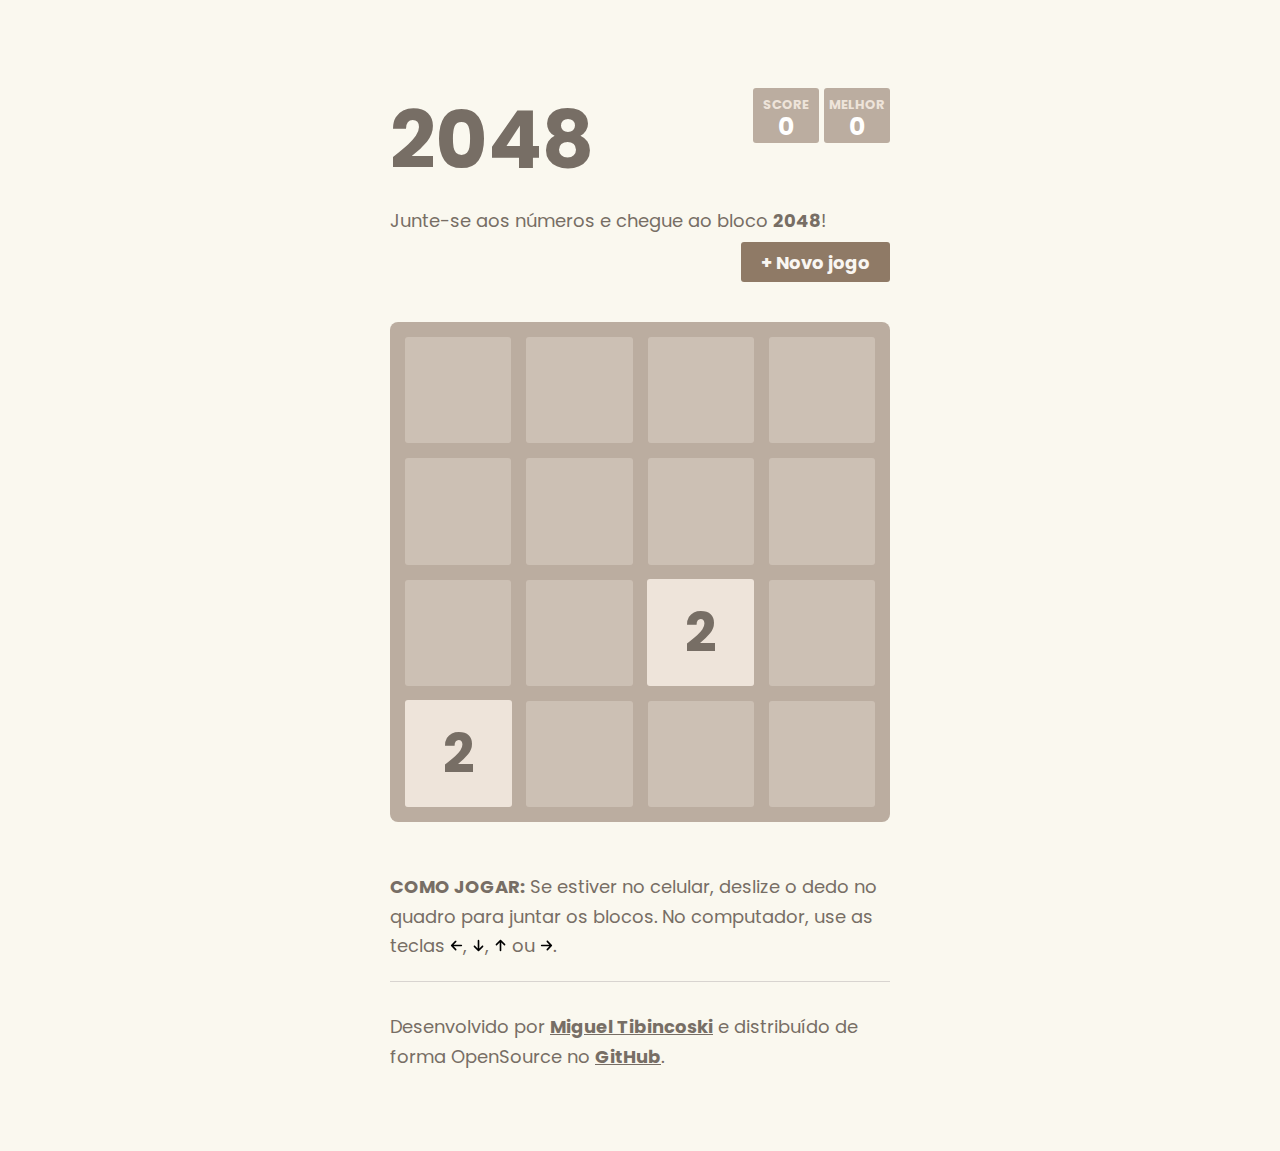
<file: index.html>
<!DOCTYPE html>
<html>
<head>
  <meta charset="utf-8">
  <title>2048 Game por MigPlayer6032</title>
  <meta name="viewport" content="width=device-width, target-densitydpi=160dpi, initial-scale=1.0, maximum-scale=1, user-scalable=no, minimal-ui">
  <link rel="stylesheet" href="assets/style/main.css">
  <meta name="theme-color" content="#776e65">
  <link rel="favicon" href="assets/img/favicon.png">
  <link rel="manifest" href="manifest.json">
  
  <script>
    if ('serviceWorker' in navigator) {
      navigator.serviceWorker.register('/2048/assets/js/sw.js')
        .then(reg => console.info('ServiceWorker registrado com sucesso!'))
        .catch(err => console.error('Erro ao registrar o ServiceWorker:', err));
    } else {
      alert('ServiceWorker não é suportado. Não é possivel fazer a instalação do PWA.');
      console.log('ServiceWorker não é suportado.');
    }
  </script>
</head>
<body>
  <div class="container">
    <div class="heading">
      <h1 class="title">2048</h1>
      <div class="scores-container">
        <div class="score-container">0</div>
        <div class="best-container">0</div>
      </div>
    </div>
    
    <div class="above-game">
      <p class="game-intro">Junte-se aos números e chegue ao bloco <strong>2048</strong>!</p>
      <a class="restart-button">+ Novo jogo</a>
    </div>
    
    <div class="game-container">
      <div class="game-message">
        <p></p>
        <div class="lower">
          <a class="keep-playing-button">Continuar Jogo</a>
          <a class="retry-button">Tentar novamente</a>
        </div>
      </div>
      
      <div class="grid-container">
        <div class="grid-row">
          <div class="grid-cell"></div>
          <div class="grid-cell"></div>
          <div class="grid-cell"></div>
          <div class="grid-cell"></div>
        </div>
        <div class="grid-row">
          <div class="grid-cell"></div>
          <div class="grid-cell"></div>
          <div class="grid-cell"></div>
          <div class="grid-cell"></div>
        </div>
        <div class="grid-row">
          <div class="grid-cell"></div>
          <div class="grid-cell"></div>
          <div class="grid-cell"></div>
          <div class="grid-cell"></div>
        </div>
        <div class="grid-row">
          <div class="grid-cell"></div>
          <div class="grid-cell"></div>
          <div class="grid-cell"></div>
          <div class="grid-cell"></div>
        </div>
      </div>
      
      <div class="tile-container">
        
      </div>
    </div>
    
    <p class="game-explanation">
      <strong class="important">Como jogar:</strong> Se estiver no celular, deslize o dedo no quadro para juntar os blocos. No computador, use as teclas
      <svg xmlns="http://www.w3.org/2000/svg" viewBox="0 0 448 512"><path d="M447.1 256C447.1 273.7 433.7 288 416 288H109.3l105.4 105.4c12.5 12.5 12.5 32.75 0 45.25C208.4 444.9 200.2 448 192 448s-16.38-3.125-22.62-9.375l-160-160c-12.5-12.5-12.5-32.75 0-45.25l160-160c12.5-12.5 32.75-12.5 45.25 0s12.5 32.75 0 45.25L109.3 224H416C433.7 224 447.1 238.3 447.1 256z"/></svg>,
      <svg xmlns="http://www.w3.org/2000/svg" viewBox="0 0 384 512"><path d="M374.6 310.6l-160 160C208.4 476.9 200.2 480 192 480s-16.38-3.125-22.62-9.375l-160-160c-12.5-12.5-12.5-32.75 0-45.25s32.75-12.5 45.25 0L160 370.8V64c0-17.69 14.33-31.1 31.1-31.1S224 46.31 224 64v306.8l105.4-105.4c12.5-12.5 32.75-12.5 45.25 0S387.1 298.1 374.6 310.6z"/></svg>,
      <svg xmlns="http://www.w3.org/2000/svg" viewBox="0 0 384 512"><path d="M374.6 246.6C368.4 252.9 360.2 256 352 256s-16.38-3.125-22.62-9.375L224 141.3V448c0 17.69-14.33 31.1-31.1 31.1S160 465.7 160 448V141.3L54.63 246.6c-12.5 12.5-32.75 12.5-45.25 0s-12.5-32.75 0-45.25l160-160c12.5-12.5 32.75-12.5 45.25 0l160 160C387.1 213.9 387.1 234.1 374.6 246.6z"/></svg> ou
      <svg xmlns="http://www.w3.org/2000/svg" viewBox="0 0 448 512"><path d="M438.6 278.6l-160 160C272.4 444.9 264.2 448 256 448s-16.38-3.125-22.62-9.375c-12.5-12.5-12.5-32.75 0-45.25L338.8 288H32C14.33 288 .0016 273.7 .0016 256S14.33 224 32 224h306.8l-105.4-105.4c-12.5-12.5-12.5-32.75 0-45.25s32.75-12.5 45.25 0l160 160C451.1 245.9 451.1 266.1 438.6 278.6z"/></svg>.
    </p>
    <hr>
    <p>
      Desenvolvido por <a href="https://github.com/MigPlayer6032" target="_blank">Miguel Tibincoski</a> e distribuído de forma OpenSource no <a href="https://github.com/MigPlayer6032/2048" target="_blank">GitHub</a>.
    </p>
  </div>
  
  <script src="assets/js/bind_polyfill.js"></script>
  <script src="assets/js/classlist_polyfill.js"></script>
  <script src="assets/js/animframe_polyfill.js"></script>
  <script src="assets/js/keyboard_input_manager.js"></script>
  <script src="assets/js/html_actuator.js"></script>
  <script src="assets/js/grid.js"></script>
  <script src="assets/js/tile.js"></script>
  <script src="assets/js/local_storage_manager.js"></script>
  <script src="assets/js/game_manager.js"></script>
  <script src="assets/js/application.js"></script>
  
</body>
</html>
</file>
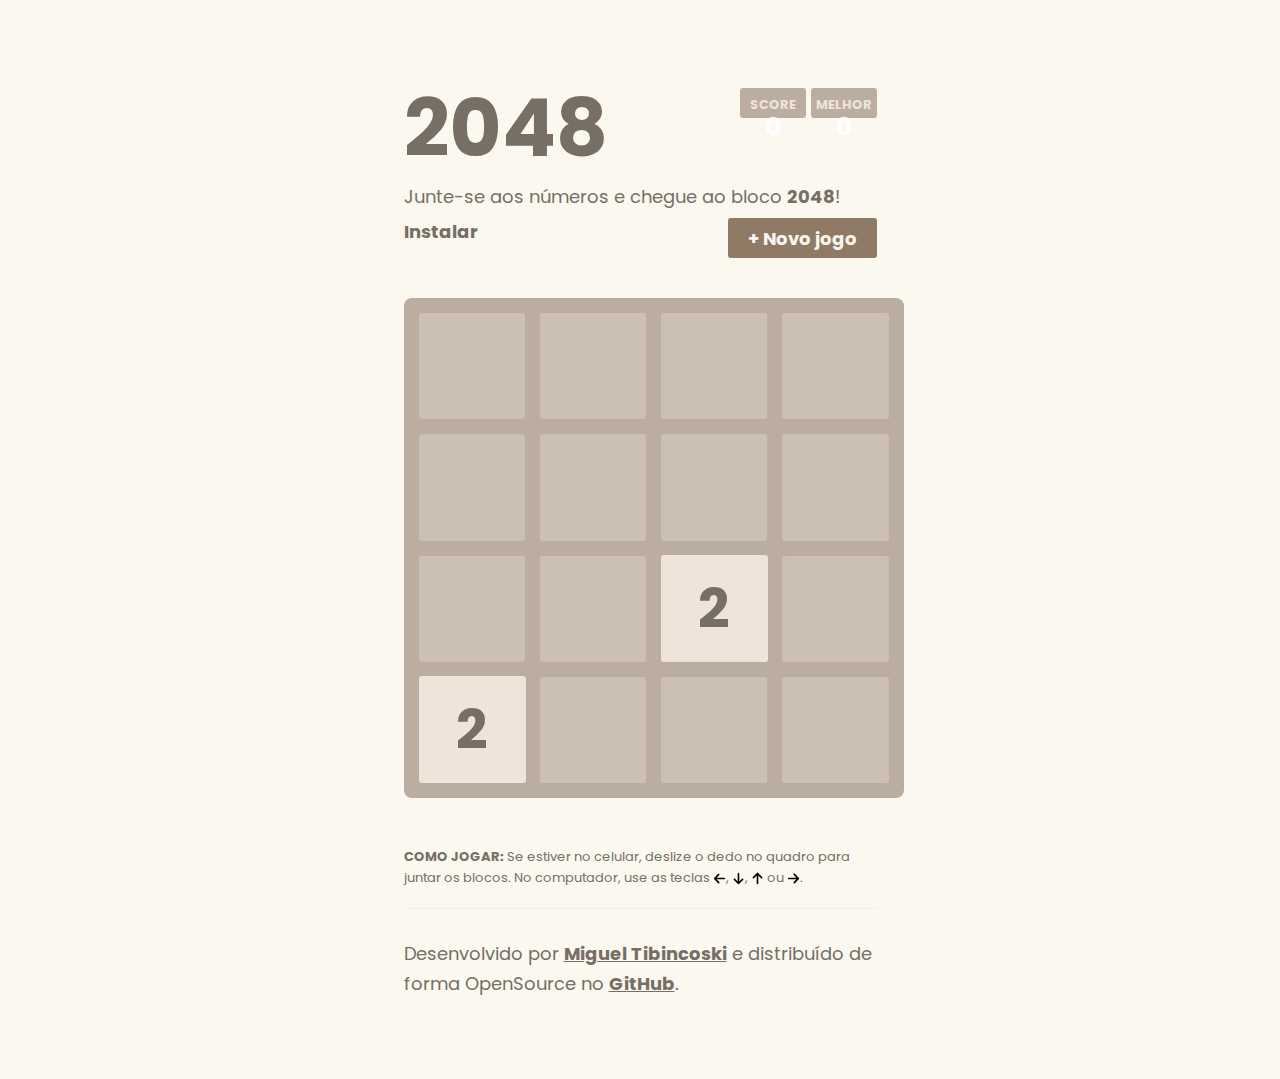
<file: 2048/index.html>
<!DOCTYPE html>
<html>
<head>
  <meta charset="utf-8">
  <link href="https://cdn.jsdelivr.net/npm/bootstrap@5.1.3/dist/css/bootstrap.min.css" rel="stylesheet">
  <title>2048 Game by MigPlayer6032</title>
  <meta name="viewport" content="width=device-width, target-densitydpi=160dpi, initial-scale=1.0, maximum-scale=1, user-scalable=no, minimal-ui">
  <link rel="stylesheet" href="assets/style/main.css">
  <meta name="theme-color" content="#776e65">
  <link rel="favicon" href="assets/img/favicon.png">
  <link rel="manifest" href="manifest.json">
  
  <script>
    if ('serviceWorker' in navigator) {
      navigator.serviceWorker.register('/2048/sw.js')
        .then(reg => console.info('ServiceWorker registrado com sucesso!'))
        .catch(err => console.error('Erro o registrar o ServiceWorker:', err));
    } else {
      alert('ServiceWorker não é suportado. Não é possivel fazer a instalação do PWA.');
      console.log('ServiceWorker não é suportado.');
    }
  </script>
</head>
<body>
  <div class="container">
    <div class="heading">
      <h1 class="title">2048</h1>
      <div class="scores-container">
        <div class="score-container">0</div>
        <div class="best-container">0</div>
      </div>
    </div>
    
    <div class="above-game">
      <p class="game-intro">Junte-se aos números e chegue ao bloco <strong>2048</strong>!</p>
      <a class="restart-button">+ Novo jogo</a>
      <a id="installbtn">Instalar</a>
    </div>
    
    <div class="game-container">
      <div class="game-message">
        <p></p>
        <div class="lower">
          <a class="keep-playing-button">Continuar Jogo</a>
          <a class="retry-button">Tentar novamente</a>
        </div>
      </div>
      
      <div class="grid-container">
        <div class="grid-row">
          <div class="grid-cell"></div>
          <div class="grid-cell"></div>
          <div class="grid-cell"></div>
          <div class="grid-cell"></div>
        </div>
        <div class="grid-row">
          <div class="grid-cell"></div>
          <div class="grid-cell"></div>
          <div class="grid-cell"></div>
          <div class="grid-cell"></div>
        </div>
        <div class="grid-row">
          <div class="grid-cell"></div>
          <div class="grid-cell"></div>
          <div class="grid-cell"></div>
          <div class="grid-cell"></div>
        </div>
        <div class="grid-row">
          <div class="grid-cell"></div>
          <div class="grid-cell"></div>
          <div class="grid-cell"></div>
          <div class="grid-cell"></div>
        </div>
      </div>
      
      <div class="tile-container">
        
      </div>
    </div>
    
    <p class="game-explanation">
      <strong class="important">Como jogar:</strong> Se estiver no celular, deslize o dedo no quadro para juntar os blocos. No computador, use as teclas
      <svg xmlns="http://www.w3.org/2000/svg" viewBox="0 0 448 512"><path d="M447.1 256C447.1 273.7 433.7 288 416 288H109.3l105.4 105.4c12.5 12.5 12.5 32.75 0 45.25C208.4 444.9 200.2 448 192 448s-16.38-3.125-22.62-9.375l-160-160c-12.5-12.5-12.5-32.75 0-45.25l160-160c12.5-12.5 32.75-12.5 45.25 0s12.5 32.75 0 45.25L109.3 224H416C433.7 224 447.1 238.3 447.1 256z"/></svg>,
      <svg xmlns="http://www.w3.org/2000/svg" viewBox="0 0 384 512"><path d="M374.6 310.6l-160 160C208.4 476.9 200.2 480 192 480s-16.38-3.125-22.62-9.375l-160-160c-12.5-12.5-12.5-32.75 0-45.25s32.75-12.5 45.25 0L160 370.8V64c0-17.69 14.33-31.1 31.1-31.1S224 46.31 224 64v306.8l105.4-105.4c12.5-12.5 32.75-12.5 45.25 0S387.1 298.1 374.6 310.6z"/></svg>,
      <svg xmlns="http://www.w3.org/2000/svg" viewBox="0 0 384 512"><path d="M374.6 246.6C368.4 252.9 360.2 256 352 256s-16.38-3.125-22.62-9.375L224 141.3V448c0 17.69-14.33 31.1-31.1 31.1S160 465.7 160 448V141.3L54.63 246.6c-12.5 12.5-32.75 12.5-45.25 0s-12.5-32.75 0-45.25l160-160c12.5-12.5 32.75-12.5 45.25 0l160 160C387.1 213.9 387.1 234.1 374.6 246.6z"/></svg> ou
      <svg xmlns="http://www.w3.org/2000/svg" viewBox="0 0 448 512"><path d="M438.6 278.6l-160 160C272.4 444.9 264.2 448 256 448s-16.38-3.125-22.62-9.375c-12.5-12.5-12.5-32.75 0-45.25L338.8 288H32C14.33 288 .0016 273.7 .0016 256S14.33 224 32 224h306.8l-105.4-105.4c-12.5-12.5-12.5-32.75 0-45.25s32.75-12.5 45.25 0l160 160C451.1 245.9 451.1 266.1 438.6 278.6z"/></svg>.
    </p>
    <hr>
    <p>
      Desenvolvido por <a href="https://github.com/MigPlayer6032" target="_blank">Miguel Tibincoski</a> e distribuído de forma OpenSource no <a href="https://github.com/MigPlayer6032/2048" target="_blank">GitHub</a>.
    </p>
  </div>
  
  <script src="assets/js/bind_polyfill.js"></script>
  <script src="assets/js/classlist_polyfill.js"></script>
  <script src="assets/js/animframe_polyfill.js"></script>
  <script src="assets/js/keyboard_input_manager.js"></script>
  <script src="assets/js/html_actuator.js"></script>
  <script src="assets/js/grid.js"></script>
  <script src="assets/js/tile.js"></script>
  <script src="assets/js/local_storage_manager.js"></script>
  <script src="assets/js/game_manager.js"></script>
  <script src="assets/js/application.js"></script>
  <script src="assets/js/button_install_pwa.js"></script>
  
</body>
</html>
</file>
<file: assets/style/main.css>
@import url("https://fonts.googleapis.com/css?family=Poppins");

html, body {
  margin: 0;
  padding: 0;
  background: #faf8ef;
  color: #776e65;
  font-family: "Poppins", sans-serif;
  font-size: 18px; }

body {
  margin: 80px 0; }

.heading:after {
  content: "";
  display: block;
  clear: both; }

h1.title {
  font-size: 80px;
  font-weight: bold;
  margin: 0;
  display: block;
  float: left; }

@-webkit-keyframes move-up {
  0% {
    top: 25px;
    opacity: 1; }

  100% {
    top: -50px;
    opacity: 0; } }
@-moz-keyframes move-up {
  0% {
    top: 25px;
    opacity: 1; }

  100% {
    top: -50px;
    opacity: 0; } }
@keyframes move-up {
  0% {
    top: 25px;
    opacity: 1; }

  100% {
    top: -50px;
    opacity: 0; } }
.scores-container {
  float: right;
  text-align: right; }

.score-container, .best-container {
  position: relative;
  display: inline-block;
  background: #bbada0;
  padding: 15px 25px;
  font-size: 25px;
  height: 25px;
  line-height: 47px;
  font-weight: bold;
  border-radius: 3px;
  color: white;
  margin-top: 8px;
  text-align: center; }
.score-container:after, .best-container:after {
  position: absolute;
  width: 100%;
  top: 10px;
  left: 0;
  text-transform: uppercase;
  font-size: 13px;
  line-height: 13px;
  text-align: center;
  color: #eee4da; }
.score-container .score-addition, .best-container .score-addition {
  position: absolute;
  right: 30px;
  color: red;
  font-size: 25px;
  line-height: 25px;
  font-weight: bold;
  color: rgba(119, 110, 101, 0.9);
  z-index: 100;
  -webkit-animation: move-up 600ms ease-in;
  -moz-animation: move-up 600ms ease-in;
  animation: move-up 600ms ease-in;
  -webkit-animation-fill-mode: both;
  -moz-animation-fill-mode: both;
  animation-fill-mode: both; }

.score-container:after {
  content: "Score"; }

.best-container:after {
  content: "Melhor"; }

p {
  margin-top: 0;
  margin-bottom: 10px;
  line-height: 1.65; }

a {
  color: #776e65;
  font-weight: bold;
  text-decoration: underline;
  cursor: pointer; }

strong.important {
  text-transform: uppercase; }

hr {
  border: none;
  border-bottom: 1px solid #d8d4d0;
  margin-top: 20px;
  margin-bottom: 30px; }

.container {
  width: 500px;
  margin: 0 auto; }
  
svg{
  width: 13px;
  height: 13px;
}

@-webkit-keyframes fade-in {
  0% {
    opacity: 0; }

  100% {
    opacity: 1; } }
@-moz-keyframes fade-in {
  0% {
    opacity: 0; }

  100% {
    opacity: 1; } }
@keyframes fade-in {
  0% {
    opacity: 0; }

  100% {
    opacity: 1; } }
.game-container {
  margin-top: 40px;
  position: relative;
  padding: 15px;
  cursor: default;
  -webkit-touch-callout: none;
  -ms-touch-callout: none;
  -webkit-user-select: none;
  -moz-user-select: none;
  -ms-user-select: none;
  -ms-touch-action: none;
  touch-action: none;
  background: #bbada0;
  border-radius: 8px;
  width: 500px;
  height: 500px;
  -webkit-box-sizing: border-box;
  -moz-box-sizing: border-box;
  box-sizing: border-box; }
.game-container .game-message {
  display: none;
  position: absolute;
  top: 0;
  right: 0;
  bottom: 0;
  left: 0;
  background: rgba(238, 228, 218, 0.5);
  z-index: 100;
  text-align: center;
  -webkit-animation: fade-in 800ms ease 1200ms;
  -moz-animation: fade-in 800ms ease 1200ms;
  animation: fade-in 800ms ease 1200ms;
  -webkit-animation-fill-mode: both;
  -moz-animation-fill-mode: both;
  animation-fill-mode: both; }
.game-container .game-message p {
  font-size: 60px;
  font-weight: bold;
  height: 60px;
  line-height: 60px;
  margin-top: 222px; }
.game-container .game-message .lower {
  display: block;
  margin-top: 59px; }
.game-container .game-message a {
  display: inline-block;
  background: #8f7a66;
  border-radius: 3px;
  padding: 0 20px;
  text-decoration: none;
  color: #f9f6f2;
  height: 40px;
  line-height: 42px;
  margin-left: 9px; }
.game-container .game-message a.keep-playing-button {
  display: none; }
.game-container .game-message.game-won {
  background: rgba(237, 194, 46, 0.5);
  color: #f9f6f2; }
.game-container .game-message.game-won a.keep-playing-button {
  display: inline-block; }
.game-container .game-message.game-won, .game-container .game-message.game-over {
  display: block; }

.grid-container {
  position: absolute;
  z-index: 1; }

.grid-row {
  margin-bottom: 15px; }
.grid-row:last-child {
  margin-bottom: 0; }
.grid-row:after {
  content: "";
  display: block;
  clear: both; }

.grid-cell {
  width: 106.25px;
  height: 106.25px;
  margin-right: 15px;
  float: left;
  border-radius: 3px;
  background: rgba(238, 228, 218, 0.35); }
.grid-cell:last-child {
  margin-right: 0; }

.tile-container {
  position: absolute;
  z-index: 2; }

.tile, .tile .tile-inner {
  width: 107px;
  height: 107px;
  line-height: 107px; }
.tile.tile-position-1-1 {
  -webkit-transform: translate(0px, 0px);
  -moz-transform: translate(0px, 0px);
  -ms-transform: translate(0px, 0px);
  transform: translate(0px, 0px); }
.tile.tile-position-1-2 {
  -webkit-transform: translate(0px, 121px);
  -moz-transform: translate(0px, 121px);
  -ms-transform: translate(0px, 121px);
  transform: translate(0px, 121px); }
.tile.tile-position-1-3 {
  -webkit-transform: translate(0px, 242px);
  -moz-transform: translate(0px, 242px);
  -ms-transform: translate(0px, 242px);
  transform: translate(0px, 242px); }
.tile.tile-position-1-4 {
  -webkit-transform: translate(0px, 363px);
  -moz-transform: translate(0px, 363px);
  -ms-transform: translate(0px, 363px);
  transform: translate(0px, 363px); }
.tile.tile-position-2-1 {
  -webkit-transform: translate(121px, 0px);
  -moz-transform: translate(121px, 0px);
  -ms-transform: translate(121px, 0px);
  transform: translate(121px, 0px); }
.tile.tile-position-2-2 {
  -webkit-transform: translate(121px, 121px);
  -moz-transform: translate(121px, 121px);
  -ms-transform: translate(121px, 121px);
  transform: translate(121px, 121px); }
.tile.tile-position-2-3 {
  -webkit-transform: translate(121px, 242px);
  -moz-transform: translate(121px, 242px);
  -ms-transform: translate(121px, 242px);
  transform: translate(121px, 242px); }
.tile.tile-position-2-4 {
  -webkit-transform: translate(121px, 363px);
  -moz-transform: translate(121px, 363px);
  -ms-transform: translate(121px, 363px);
  transform: translate(121px, 363px); }
.tile.tile-position-3-1 {
  -webkit-transform: translate(242px, 0px);
  -moz-transform: translate(242px, 0px);
  -ms-transform: translate(242px, 0px);
  transform: translate(242px, 0px); }
.tile.tile-position-3-2 {
  -webkit-transform: translate(242px, 121px);
  -moz-transform: translate(242px, 121px);
  -ms-transform: translate(242px, 121px);
  transform: translate(242px, 121px); }
.tile.tile-position-3-3 {
  -webkit-transform: translate(242px, 242px);
  -moz-transform: translate(242px, 242px);
  -ms-transform: translate(242px, 242px);
  transform: translate(242px, 242px); }
.tile.tile-position-3-4 {
  -webkit-transform: translate(242px, 363px);
  -moz-transform: translate(242px, 363px);
  -ms-transform: translate(242px, 363px);
  transform: translate(242px, 363px); }
.tile.tile-position-4-1 {
  -webkit-transform: translate(363px, 0px);
  -moz-transform: translate(363px, 0px);
  -ms-transform: translate(363px, 0px);
  transform: translate(363px, 0px); }
.tile.tile-position-4-2 {
  -webkit-transform: translate(363px, 121px);
  -moz-transform: translate(363px, 121px);
  -ms-transform: translate(363px, 121px);
  transform: translate(363px, 121px); }
.tile.tile-position-4-3 {
  -webkit-transform: translate(363px, 242px);
  -moz-transform: translate(363px, 242px);
  -ms-transform: translate(363px, 242px);
  transform: translate(363px, 242px); }
.tile.tile-position-4-4 {
  -webkit-transform: translate(363px, 363px);
  -moz-transform: translate(363px, 363px);
  -ms-transform: translate(363px, 363px);
  transform: translate(363px, 363px); }

.tile {
  position: absolute;
  -webkit-transition: 100ms ease-in-out;
  -moz-transition: 100ms ease-in-out;
  transition: 100ms ease-in-out;
  -webkit-transition-property: -webkit-transform;
  -moz-transition-property: -moz-transform;
  transition-property: transform; }
.tile .tile-inner {
  border-radius: 3px;
  background: #eee4da;
  text-align: center;
  font-weight: bold;
  z-index: 10;
  font-size: 55px; }
.tile.tile-2 .tile-inner {
  background: #eee4da;
  box-shadow: 0 0 30px 10px rgba(243, 215, 116, 0), inset 0 0 0 1px rgba(255, 255, 255, 0); }
.tile.tile-4 .tile-inner {
  background: #ede0c8;
  box-shadow: 0 0 30px 10px rgba(243, 215, 116, 0), inset 0 0 0 1px rgba(255, 255, 255, 0); }
.tile.tile-8 .tile-inner {
  color: #f9f6f2;
  background: #f2b179; }
.tile.tile-16 .tile-inner {
  color: #f9f6f2;
  background: #f59563; }
.tile.tile-32 .tile-inner {
  color: #f9f6f2;
  background: #f67c5f; }
.tile.tile-64 .tile-inner {
  color: #f9f6f2;
  background: #f65e3b; }
.tile.tile-128 .tile-inner {
  color: #f9f6f2;
  background: #edcf72;
  box-shadow: 0 0 30px 10px rgba(243, 215, 116, 0.2381), inset 0 0 0 1px rgba(255, 255, 255, 0.14286);
  font-size: 45px; }
@media screen and (max-width: 520px) {
  .tile.tile-128 .tile-inner {
    font-size: 25px; } }
.tile.tile-256 .tile-inner {
  color: #f9f6f2;
  background: #edcc61;
  box-shadow: 0 0 30px 10px rgba(243, 215, 116, 0.31746), inset 0 0 0 1px rgba(255, 255, 255, 0.19048);
  font-size: 45px; }
@media screen and (max-width: 520px) {
  .tile.tile-256 .tile-inner {
    font-size: 25px; } }
.tile.tile-512 .tile-inner {
  color: #f9f6f2;
  background: #edc850;
  box-shadow: 0 0 30px 10px rgba(243, 215, 116, 0.39683), inset 0 0 0 1px rgba(255, 255, 255, 0.2381);
  font-size: 45px; }
@media screen and (max-width: 520px) {
  .tile.tile-512 .tile-inner {
    font-size: 25px; } }
.tile.tile-1024 .tile-inner {
  color: #f9f6f2;
  background: #edc53f;
  box-shadow: 0 0 30px 10px rgba(243, 215, 116, 0.47619), inset 0 0 0 1px rgba(255, 255, 255, 0.28571);
  font-size: 35px; }
@media screen and (max-width: 520px) {
  .tile.tile-1024 .tile-inner {
    font-size: 15px; } }
.tile.tile-2048 .tile-inner {
  color: #f9f6f2;
  background: #edc22e;
  box-shadow: 0 0 30px 10px rgba(243, 215, 116, 0.55556), inset 0 0 0 1px rgba(255, 255, 255, 0.33333);
  font-size: 35px; }
@media screen and (max-width: 520px) {
  .tile.tile-2048 .tile-inner {
    font-size: 15px; } }
.tile.tile-super .tile-inner {
  color: #f9f6f2;
  background: #3c3a32;
  font-size: 30px; }
@media screen and (max-width: 520px) {
  .tile.tile-super .tile-inner {
    font-size: 10px; } }

@-webkit-keyframes appear {
  0% {
    opacity: 0;
    -webkit-transform: scale(0);
    -moz-transform: scale(0);
    -ms-transform: scale(0);
    transform: scale(0); }

  100% {
    opacity: 1;
    -webkit-transform: scale(1);
    -moz-transform: scale(1);
    -ms-transform: scale(1);
    transform: scale(1); } }
@-moz-keyframes appear {
  0% {
    opacity: 0;
    -webkit-transform: scale(0);
    -moz-transform: scale(0);
    -ms-transform: scale(0);
    transform: scale(0); }

  100% {
    opacity: 1;
    -webkit-transform: scale(1);
    -moz-transform: scale(1);
    -ms-transform: scale(1);
    transform: scale(1); } }
@keyframes appear {
  0% {
    opacity: 0;
    -webkit-transform: scale(0);
    -moz-transform: scale(0);
    -ms-transform: scale(0);
    transform: scale(0); }

  100% {
    opacity: 1;
    -webkit-transform: scale(1);
    -moz-transform: scale(1);
    -ms-transform: scale(1);
    transform: scale(1); } }
.tile-new .tile-inner {
  -webkit-animation: appear 200ms ease 100ms;
  -moz-animation: appear 200ms ease 100ms;
  animation: appear 200ms ease 100ms;
  -webkit-animation-fill-mode: backwards;
  -moz-animation-fill-mode: backwards;
  animation-fill-mode: backwards; }

@-webkit-keyframes pop {
  0% {
    -webkit-transform: scale(0);
    -moz-transform: scale(0);
    -ms-transform: scale(0);
    transform: scale(0); }

  50% {
    -webkit-transform: scale(1.2);
    -moz-transform: scale(1.2);
    -ms-transform: scale(1.2);
    transform: scale(1.2); }

  100% {
    -webkit-transform: scale(1);
    -moz-transform: scale(1);
    -ms-transform: scale(1);
    transform: scale(1); } }
@-moz-keyframes pop {
  0% {
    -webkit-transform: scale(0);
    -moz-transform: scale(0);
    -ms-transform: scale(0);
    transform: scale(0); }

  50% {
    -webkit-transform: scale(1.2);
    -moz-transform: scale(1.2);
    -ms-transform: scale(1.2);
    transform: scale(1.2); }

  100% {
    -webkit-transform: scale(1);
    -moz-transform: scale(1);
    -ms-transform: scale(1);
    transform: scale(1); } }
@keyframes pop {
  0% {
    -webkit-transform: scale(0);
    -moz-transform: scale(0);
    -ms-transform: scale(0);
    transform: scale(0); }

  50% {
    -webkit-transform: scale(1.2);
    -moz-transform: scale(1.2);
    -ms-transform: scale(1.2);
    transform: scale(1.2); }

  100% {
    -webkit-transform: scale(1);
    -moz-transform: scale(1);
    -ms-transform: scale(1);
    transform: scale(1); } }
.tile-merged .tile-inner {
  z-index: 20;
  -webkit-animation: pop 200ms ease 100ms;
  -moz-animation: pop 200ms ease 100ms;
  animation: pop 200ms ease 100ms;
  -webkit-animation-fill-mode: backwards;
  -moz-animation-fill-mode: backwards;
  animation-fill-mode: backwards; }

.above-game:after {
  content: "";
  display: block;
  clear: both; }

.game-intro {
  float: left;
  line-height: 42px;
  margin-bottom: 0; }

.restart-button {
  display: inline-block;
  background: #8f7a66;
  border-radius: 3px;
  padding: 0 20px;
  text-decoration: none;
  color: #f9f6f2;
  height: 40px;
  line-height: 42px;
  display: block;
  text-align: center;
  float: right; }

.game-explanation {
  margin-top: 50px; }

@media screen and (max-width: 520px) {
  html, body {
    font-size: 15px; }

  body {
    margin: 20px 0;
    padding: 0 20px; }

  h1.title {
    font-size: 27px;
    margin-top: 15px; }

  .container {
    width: 280px;
    margin: 0 auto; }

  .score-container, .best-container {
    margin-top: 0;
    padding: 15px 10px;
    min-width: 40px; }

  .heading {
    margin-bottom: 10px; }

  .game-intro {
    width: 55%;
    display: block;
    box-sizing: border-box;
    line-height: 1.65; }

  .restart-button {
    width: 42%;
    padding: 0;
    display: block;
    box-sizing: border-box;
    margin-top: 2px; }

  .game-container {
    margin-top: 17px;
    position: relative;
    padding: 10px;
    cursor: default;
    -webkit-touch-callout: none;
    -ms-touch-callout: none;
    -webkit-user-select: none;
    -moz-user-select: none;
    -ms-user-select: none;
    -ms-touch-action: none;
    touch-action: none;
    background: #bbada0;
    border-radius: 8px;
    width: 280px;
    height: 280px;
    -webkit-box-sizing: border-box;
    -moz-box-sizing: border-box;
    box-sizing: border-box; }
  .game-container .game-message {
    display: none;
    position: absolute;
    top: 0;
    right: 0;
    bottom: 0;
    left: 0;
    background: rgba(238, 228, 218, 0.5);
    z-index: 100;
    text-align: center;
    -webkit-animation: fade-in 800ms ease 1200ms;
    -moz-animation: fade-in 800ms ease 1200ms;
    animation: fade-in 800ms ease 1200ms;
    -webkit-animation-fill-mode: both;
    -moz-animation-fill-mode: both;
    animation-fill-mode: both; }
  .game-container .game-message p {
    font-size: 60px;
    font-weight: bold;
    height: 60px;
    line-height: 60px;
    margin-top: 222px; }
  .game-container .game-message .lower {
    display: block;
    margin-top: 59px; }
  .game-container .game-message a {
    display: inline-block;
    background: #8f7a66;
    border-radius: 3px;
    padding: 0 20px;
    text-decoration: none;
    color: #f9f6f2;
    height: 40px;
    line-height: 42px;
    margin-left: 9px; }
  .game-container .game-message a.keep-playing-button {
    display: none; }
  .game-container .game-message.game-won {
    background: rgba(237, 194, 46, 0.5);
    color: #f9f6f2; }
  .game-container .game-message.game-won a.keep-playing-button {
    display: inline-block; }
  .game-container .game-message.game-won, .game-container .game-message.game-over {
    display: block; }

  .grid-container {
    position: absolute;
    z-index: 1; }

  .grid-row {
    margin-bottom: 10px; }
  .grid-row:last-child {
    margin-bottom: 0; }
  .grid-row:after {
    content: "";
    display: block;
    clear: both; }

  .grid-cell {
    width: 57.5px;
    height: 57.5px;
    margin-right: 10px;
    float: left;
    border-radius: 3px;
    background: rgba(238, 228, 218, 0.35); }
  .grid-cell:last-child {
    margin-right: 0; }

  .tile-container {
    position: absolute;
    z-index: 2; }

  .tile, .tile .tile-inner {
    width: 58px;
    height: 58px;
    line-height: 58px; }
  .tile.tile-position-1-1 {
    -webkit-transform: translate(0px, 0px);
    -moz-transform: translate(0px, 0px);
    -ms-transform: translate(0px, 0px);
    transform: translate(0px, 0px); }
  .tile.tile-position-1-2 {
    -webkit-transform: translate(0px, 67px);
    -moz-transform: translate(0px, 67px);
    -ms-transform: translate(0px, 67px);
    transform: translate(0px, 67px); }
  .tile.tile-position-1-3 {
    -webkit-transform: translate(0px, 135px);
    -moz-transform: translate(0px, 135px);
    -ms-transform: translate(0px, 135px);
    transform: translate(0px, 135px); }
  .tile.tile-position-1-4 {
    -webkit-transform: translate(0px, 202px);
    -moz-transform: translate(0px, 202px);
    -ms-transform: translate(0px, 202px);
    transform: translate(0px, 202px); }
  .tile.tile-position-2-1 {
    -webkit-transform: translate(67px, 0px);
    -moz-transform: translate(67px, 0px);
    -ms-transform: translate(67px, 0px);
    transform: translate(67px, 0px); }
  .tile.tile-position-2-2 {
    -webkit-transform: translate(67px, 67px);
    -moz-transform: translate(67px, 67px);
    -ms-transform: translate(67px, 67px);
    transform: translate(67px, 67px); }
  .tile.tile-position-2-3 {
    -webkit-transform: translate(67px, 135px);
    -moz-transform: translate(67px, 135px);
    -ms-transform: translate(67px, 135px);
    transform: translate(67px, 135px); }
  .tile.tile-position-2-4 {
    -webkit-transform: translate(67px, 202px);
    -moz-transform: translate(67px, 202px);
    -ms-transform: translate(67px, 202px);
    transform: translate(67px, 202px); }
  .tile.tile-position-3-1 {
    -webkit-transform: translate(135px, 0px);
    -moz-transform: translate(135px, 0px);
    -ms-transform: translate(135px, 0px);
    transform: translate(135px, 0px); }
  .tile.tile-position-3-2 {
    -webkit-transform: translate(135px, 67px);
    -moz-transform: translate(135px, 67px);
    -ms-transform: translate(135px, 67px);
    transform: translate(135px, 67px); }
  .tile.tile-position-3-3 {
    -webkit-transform: translate(135px, 135px);
    -moz-transform: translate(135px, 135px);
    -ms-transform: translate(135px, 135px);
    transform: translate(135px, 135px); }
  .tile.tile-position-3-4 {
    -webkit-transform: translate(135px, 202px);
    -moz-transform: translate(135px, 202px);
    -ms-transform: translate(135px, 202px);
    transform: translate(135px, 202px); }
  .tile.tile-position-4-1 {
    -webkit-transform: translate(202px, 0px);
    -moz-transform: translate(202px, 0px);
    -ms-transform: translate(202px, 0px);
    transform: translate(202px, 0px); }
  .tile.tile-position-4-2 {
    -webkit-transform: translate(202px, 67px);
    -moz-transform: translate(202px, 67px);
    -ms-transform: translate(202px, 67px);
    transform: translate(202px, 67px); }
  .tile.tile-position-4-3 {
    -webkit-transform: translate(202px, 135px);
    -moz-transform: translate(202px, 135px);
    -ms-transform: translate(202px, 135px);
    transform: translate(202px, 135px); }
  .tile.tile-position-4-4 {
    -webkit-transform: translate(202px, 202px);
    -moz-transform: translate(202px, 202px);
    -ms-transform: translate(202px, 202px);
    transform: translate(202px, 202px); }

  .tile .tile-inner {
    font-size: 35px; }

  .game-message p {
    font-size: 30px !important;
    height: 30px !important;
    line-height: 30px !important;
    margin-top: 90px !important; }
  .game-message .lower {
    margin-top: 30px !important; } }
</file>
<file: 2048/assets/style/main.css>
@import url("https://fonts.googleapis.com/css?family=Poppins");

html, body {
  margin: 0;
  padding: 0;
  background: #faf8ef;
  color: #776e65;
  font-family: "Poppins", sans-serif;
  font-size: 18px; }

body {
  margin: 80px 0; }

.heading:after {
  content: "";
  display: block;
  clear: both; }

h1.title {
  font-size: 80px;
  font-weight: bold;
  margin: 0;
  display: block;
  float: left; }

@-webkit-keyframes move-up {
  0% {
    top: 25px;
    opacity: 1; }

  100% {
    top: -50px;
    opacity: 0; } }
@-moz-keyframes move-up {
  0% {
    top: 25px;
    opacity: 1; }

  100% {
    top: -50px;
    opacity: 0; } }
@keyframes move-up {
  0% {
    top: 25px;
    opacity: 1; }

  100% {
    top: -50px;
    opacity: 0; } }
.scores-container {
  float: right;
  text-align: right; }

.score-container, .best-container {
  position: relative;
  display: inline-block;
  background: #bbada0;
  padding: 15px 25px;
  font-size: 25px;
  height: 25px;
  line-height: 47px;
  font-weight: bold;
  border-radius: 3px;
  color: white;
  margin-top: 8px;
  text-align: center; }
.score-container:after, .best-container:after {
  position: absolute;
  width: 100%;
  top: 10px;
  left: 0;
  text-transform: uppercase;
  font-size: 13px;
  line-height: 13px;
  text-align: center;
  color: #eee4da; }
.score-container .score-addition, .best-container .score-addition {
  position: absolute;
  right: 30px;
  color: red;
  font-size: 25px;
  line-height: 25px;
  font-weight: bold;
  color: rgba(119, 110, 101, 0.9);
  z-index: 100;
  -webkit-animation: move-up 600ms ease-in;
  -moz-animation: move-up 600ms ease-in;
  animation: move-up 600ms ease-in;
  -webkit-animation-fill-mode: both;
  -moz-animation-fill-mode: both;
  animation-fill-mode: both; }

.score-container:after {
  content: "Score"; }

.best-container:after {
  content: "Melhor"; }

p {
  margin-top: 0;
  margin-bottom: 10px;
  line-height: 1.65; }

a {
  color: #776e65;
  font-weight: bold;
  text-decoration: underline;
  cursor: pointer; }

strong.important {
  text-transform: uppercase; }

hr {
  border: none;
  border-bottom: 1px solid #d8d4d0;
  margin-top: 20px;
  margin-bottom: 30px; }

.container {
  width: 500px;
  margin: 0 auto; }
  
svg{
  width: 13px;
  height: 13px;
}

@-webkit-keyframes fade-in {
  0% {
    opacity: 0; }

  100% {
    opacity: 1; } }
@-moz-keyframes fade-in {
  0% {
    opacity: 0; }

  100% {
    opacity: 1; } }
@keyframes fade-in {
  0% {
    opacity: 0; }

  100% {
    opacity: 1; } }
.game-container {
  margin-top: 40px;
  position: relative;
  padding: 15px;
  cursor: default;
  -webkit-touch-callout: none;
  -ms-touch-callout: none;
  -webkit-user-select: none;
  -moz-user-select: none;
  -ms-user-select: none;
  -ms-touch-action: none;
  touch-action: none;
  background: #bbada0;
  border-radius: 8px;
  width: 500px;
  height: 500px;
  -webkit-box-sizing: border-box;
  -moz-box-sizing: border-box;
  box-sizing: border-box; }
.game-container .game-message {
  display: none;
  position: absolute;
  top: 0;
  right: 0;
  bottom: 0;
  left: 0;
  background: rgba(238, 228, 218, 0.5);
  z-index: 100;
  text-align: center;
  -webkit-animation: fade-in 800ms ease 1200ms;
  -moz-animation: fade-in 800ms ease 1200ms;
  animation: fade-in 800ms ease 1200ms;
  -webkit-animation-fill-mode: both;
  -moz-animation-fill-mode: both;
  animation-fill-mode: both; }
.game-container .game-message p {
  font-size: 60px;
  font-weight: bold;
  height: 60px;
  line-height: 60px;
  margin-top: 222px; }
.game-container .game-message .lower {
  display: block;
  margin-top: 59px; }
.game-container .game-message a {
  display: inline-block;
  background: #8f7a66;
  border-radius: 3px;
  padding: 0 20px;
  text-decoration: none;
  color: #f9f6f2;
  height: 40px;
  line-height: 42px;
  margin-left: 9px; }
.game-container .game-message a.keep-playing-button {
  display: none; }
.game-container .game-message.game-won {
  background: rgba(237, 194, 46, 0.5);
  color: #f9f6f2; }
.game-container .game-message.game-won a.keep-playing-button {
  display: inline-block; }
.game-container .game-message.game-won, .game-container .game-message.game-over {
  display: block; }

.grid-container {
  position: absolute;
  z-index: 1; }

.grid-row {
  margin-bottom: 15px; }
.grid-row:last-child {
  margin-bottom: 0; }
.grid-row:after {
  content: "";
  display: block;
  clear: both; }

.grid-cell {
  width: 106.25px;
  height: 106.25px;
  margin-right: 15px;
  float: left;
  border-radius: 3px;
  background: rgba(238, 228, 218, 0.35); }
.grid-cell:last-child {
  margin-right: 0; }

.tile-container {
  position: absolute;
  z-index: 2; }

.tile, .tile .tile-inner {
  width: 107px;
  height: 107px;
  line-height: 107px; }
.tile.tile-position-1-1 {
  -webkit-transform: translate(0px, 0px);
  -moz-transform: translate(0px, 0px);
  -ms-transform: translate(0px, 0px);
  transform: translate(0px, 0px); }
.tile.tile-position-1-2 {
  -webkit-transform: translate(0px, 121px);
  -moz-transform: translate(0px, 121px);
  -ms-transform: translate(0px, 121px);
  transform: translate(0px, 121px); }
.tile.tile-position-1-3 {
  -webkit-transform: translate(0px, 242px);
  -moz-transform: translate(0px, 242px);
  -ms-transform: translate(0px, 242px);
  transform: translate(0px, 242px); }
.tile.tile-position-1-4 {
  -webkit-transform: translate(0px, 363px);
  -moz-transform: translate(0px, 363px);
  -ms-transform: translate(0px, 363px);
  transform: translate(0px, 363px); }
.tile.tile-position-2-1 {
  -webkit-transform: translate(121px, 0px);
  -moz-transform: translate(121px, 0px);
  -ms-transform: translate(121px, 0px);
  transform: translate(121px, 0px); }
.tile.tile-position-2-2 {
  -webkit-transform: translate(121px, 121px);
  -moz-transform: translate(121px, 121px);
  -ms-transform: translate(121px, 121px);
  transform: translate(121px, 121px); }
.tile.tile-position-2-3 {
  -webkit-transform: translate(121px, 242px);
  -moz-transform: translate(121px, 242px);
  -ms-transform: translate(121px, 242px);
  transform: translate(121px, 242px); }
.tile.tile-position-2-4 {
  -webkit-transform: translate(121px, 363px);
  -moz-transform: translate(121px, 363px);
  -ms-transform: translate(121px, 363px);
  transform: translate(121px, 363px); }
.tile.tile-position-3-1 {
  -webkit-transform: translate(242px, 0px);
  -moz-transform: translate(242px, 0px);
  -ms-transform: translate(242px, 0px);
  transform: translate(242px, 0px); }
.tile.tile-position-3-2 {
  -webkit-transform: translate(242px, 121px);
  -moz-transform: translate(242px, 121px);
  -ms-transform: translate(242px, 121px);
  transform: translate(242px, 121px); }
.tile.tile-position-3-3 {
  -webkit-transform: translate(242px, 242px);
  -moz-transform: translate(242px, 242px);
  -ms-transform: translate(242px, 242px);
  transform: translate(242px, 242px); }
.tile.tile-position-3-4 {
  -webkit-transform: translate(242px, 363px);
  -moz-transform: translate(242px, 363px);
  -ms-transform: translate(242px, 363px);
  transform: translate(242px, 363px); }
.tile.tile-position-4-1 {
  -webkit-transform: translate(363px, 0px);
  -moz-transform: translate(363px, 0px);
  -ms-transform: translate(363px, 0px);
  transform: translate(363px, 0px); }
.tile.tile-position-4-2 {
  -webkit-transform: translate(363px, 121px);
  -moz-transform: translate(363px, 121px);
  -ms-transform: translate(363px, 121px);
  transform: translate(363px, 121px); }
.tile.tile-position-4-3 {
  -webkit-transform: translate(363px, 242px);
  -moz-transform: translate(363px, 242px);
  -ms-transform: translate(363px, 242px);
  transform: translate(363px, 242px); }
.tile.tile-position-4-4 {
  -webkit-transform: translate(363px, 363px);
  -moz-transform: translate(363px, 363px);
  -ms-transform: translate(363px, 363px);
  transform: translate(363px, 363px); }

.tile {
  position: absolute;
  -webkit-transition: 100ms ease-in-out;
  -moz-transition: 100ms ease-in-out;
  transition: 100ms ease-in-out;
  -webkit-transition-property: -webkit-transform;
  -moz-transition-property: -moz-transform;
  transition-property: transform; }
.tile .tile-inner {
  border-radius: 3px;
  background: #eee4da;
  text-align: center;
  font-weight: bold;
  z-index: 10;
  font-size: 55px; }
.tile.tile-2 .tile-inner {
  background: #eee4da;
  box-shadow: 0 0 30px 10px rgba(243, 215, 116, 0), inset 0 0 0 1px rgba(255, 255, 255, 0); }
.tile.tile-4 .tile-inner {
  background: #ede0c8;
  box-shadow: 0 0 30px 10px rgba(243, 215, 116, 0), inset 0 0 0 1px rgba(255, 255, 255, 0); }
.tile.tile-8 .tile-inner {
  color: #f9f6f2;
  background: #f2b179; }
.tile.tile-16 .tile-inner {
  color: #f9f6f2;
  background: #f59563; }
.tile.tile-32 .tile-inner {
  color: #f9f6f2;
  background: #f67c5f; }
.tile.tile-64 .tile-inner {
  color: #f9f6f2;
  background: #f65e3b; }
.tile.tile-128 .tile-inner {
  color: #f9f6f2;
  background: #edcf72;
  box-shadow: 0 0 30px 10px rgba(243, 215, 116, 0.2381), inset 0 0 0 1px rgba(255, 255, 255, 0.14286);
  font-size: 45px; }
@media screen and (max-width: 520px) {
  .tile.tile-128 .tile-inner {
    font-size: 25px; } }
.tile.tile-256 .tile-inner {
  color: #f9f6f2;
  background: #edcc61;
  box-shadow: 0 0 30px 10px rgba(243, 215, 116, 0.31746), inset 0 0 0 1px rgba(255, 255, 255, 0.19048);
  font-size: 45px; }
@media screen and (max-width: 520px) {
  .tile.tile-256 .tile-inner {
    font-size: 25px; } }
.tile.tile-512 .tile-inner {
  color: #f9f6f2;
  background: #edc850;
  box-shadow: 0 0 30px 10px rgba(243, 215, 116, 0.39683), inset 0 0 0 1px rgba(255, 255, 255, 0.2381);
  font-size: 45px; }
@media screen and (max-width: 520px) {
  .tile.tile-512 .tile-inner {
    font-size: 25px; } }
.tile.tile-1024 .tile-inner {
  color: #f9f6f2;
  background: #edc53f;
  box-shadow: 0 0 30px 10px rgba(243, 215, 116, 0.47619), inset 0 0 0 1px rgba(255, 255, 255, 0.28571);
  font-size: 35px; }
@media screen and (max-width: 520px) {
  .tile.tile-1024 .tile-inner {
    font-size: 15px; } }
.tile.tile-2048 .tile-inner {
  color: #f9f6f2;
  background: #edc22e;
  box-shadow: 0 0 30px 10px rgba(243, 215, 116, 0.55556), inset 0 0 0 1px rgba(255, 255, 255, 0.33333);
  font-size: 35px; }
@media screen and (max-width: 520px) {
  .tile.tile-2048 .tile-inner {
    font-size: 15px; } }
.tile.tile-super .tile-inner {
  color: #f9f6f2;
  background: #3c3a32;
  font-size: 30px; }
@media screen and (max-width: 520px) {
  .tile.tile-super .tile-inner {
    font-size: 10px; } }

@-webkit-keyframes appear {
  0% {
    opacity: 0;
    -webkit-transform: scale(0);
    -moz-transform: scale(0);
    -ms-transform: scale(0);
    transform: scale(0); }

  100% {
    opacity: 1;
    -webkit-transform: scale(1);
    -moz-transform: scale(1);
    -ms-transform: scale(1);
    transform: scale(1); } }
@-moz-keyframes appear {
  0% {
    opacity: 0;
    -webkit-transform: scale(0);
    -moz-transform: scale(0);
    -ms-transform: scale(0);
    transform: scale(0); }

  100% {
    opacity: 1;
    -webkit-transform: scale(1);
    -moz-transform: scale(1);
    -ms-transform: scale(1);
    transform: scale(1); } }
@keyframes appear {
  0% {
    opacity: 0;
    -webkit-transform: scale(0);
    -moz-transform: scale(0);
    -ms-transform: scale(0);
    transform: scale(0); }

  100% {
    opacity: 1;
    -webkit-transform: scale(1);
    -moz-transform: scale(1);
    -ms-transform: scale(1);
    transform: scale(1); } }
.tile-new .tile-inner {
  -webkit-animation: appear 200ms ease 100ms;
  -moz-animation: appear 200ms ease 100ms;
  animation: appear 200ms ease 100ms;
  -webkit-animation-fill-mode: backwards;
  -moz-animation-fill-mode: backwards;
  animation-fill-mode: backwards; }

@-webkit-keyframes pop {
  0% {
    -webkit-transform: scale(0);
    -moz-transform: scale(0);
    -ms-transform: scale(0);
    transform: scale(0); }

  50% {
    -webkit-transform: scale(1.2);
    -moz-transform: scale(1.2);
    -ms-transform: scale(1.2);
    transform: scale(1.2); }

  100% {
    -webkit-transform: scale(1);
    -moz-transform: scale(1);
    -ms-transform: scale(1);
    transform: scale(1); } }
@-moz-keyframes pop {
  0% {
    -webkit-transform: scale(0);
    -moz-transform: scale(0);
    -ms-transform: scale(0);
    transform: scale(0); }

  50% {
    -webkit-transform: scale(1.2);
    -moz-transform: scale(1.2);
    -ms-transform: scale(1.2);
    transform: scale(1.2); }

  100% {
    -webkit-transform: scale(1);
    -moz-transform: scale(1);
    -ms-transform: scale(1);
    transform: scale(1); } }
@keyframes pop {
  0% {
    -webkit-transform: scale(0);
    -moz-transform: scale(0);
    -ms-transform: scale(0);
    transform: scale(0); }

  50% {
    -webkit-transform: scale(1.2);
    -moz-transform: scale(1.2);
    -ms-transform: scale(1.2);
    transform: scale(1.2); }

  100% {
    -webkit-transform: scale(1);
    -moz-transform: scale(1);
    -ms-transform: scale(1);
    transform: scale(1); } }
.tile-merged .tile-inner {
  z-index: 20;
  -webkit-animation: pop 200ms ease 100ms;
  -moz-animation: pop 200ms ease 100ms;
  animation: pop 200ms ease 100ms;
  -webkit-animation-fill-mode: backwards;
  -moz-animation-fill-mode: backwards;
  animation-fill-mode: backwards; }

.above-game:after {
  content: "";
  display: block;
  clear: both; }

.game-intro {
  float: left;
  line-height: 42px;
  margin-bottom: 0; }

.restart-button {
  display: inline-block;
  background: #8f7a66;
  border-radius: 3px;
  padding: 0 20px;
  text-decoration: none;
  color: #f9f6f2;
  height: 40px;
  line-height: 42px;
  display: block;
  text-align: center;
  float: right; }

.game-explanation {
  margin-top: 47.5px;
  font-size: 13px; }

@media screen and (max-width: 520px) {
  html, body {
    font-size: 15px; }

  body {
    margin: 20px 0;
    padding: 0 20px; }

  h1.title {
    font-size: 27px;
    margin-top: 15px; }

  .container {
    width: 280px;
    margin: 0 auto; }

  .score-container, .best-container {
    margin-top: 0;
    padding: 15px 10px;
    min-width: 40px; }

  .heading {
    margin-bottom: 10px; }

  .game-intro {
    width: 55%;
    display: block;
    box-sizing: border-box;
    line-height: 1.65; }

  .restart-button {
    width: 42%;
    padding: 0;
    display: block;
    box-sizing: border-box;
    margin-top: 2px; }

  .game-container {
    margin-top: 17px;
    position: relative;
    padding: 10px;
    cursor: default;
    -webkit-touch-callout: none;
    -ms-touch-callout: none;
    -webkit-user-select: none;
    -moz-user-select: none;
    -ms-user-select: none;
    -ms-touch-action: none;
    touch-action: none;
    background: #bbada0;
    border-radius: 8px;
    width: 280px;
    height: 280px;
    -webkit-box-sizing: border-box;
    -moz-box-sizing: border-box;
    box-sizing: border-box; }
  .game-container .game-message {
    display: none;
    position: absolute;
    top: 0;
    right: 0;
    bottom: 0;
    left: 0;
    background: rgba(238, 228, 218, 0.5);
    z-index: 100;
    text-align: center;
    -webkit-animation: fade-in 800ms ease 1200ms;
    -moz-animation: fade-in 800ms ease 1200ms;
    animation: fade-in 800ms ease 1200ms;
    -webkit-animation-fill-mode: both;
    -moz-animation-fill-mode: both;
    animation-fill-mode: both; }
  .game-container .game-message p {
    font-size: 60px;
    font-weight: bold;
    height: 60px;
    line-height: 60px;
    margin-top: 222px; }
  .game-container .game-message .lower {
    display: block;
    margin-top: 59px; }
  .game-container .game-message a {
    display: inline-block;
    background: #8f7a66;
    border-radius: 3px;
    padding: 0 20px;
    text-decoration: none;
    color: #f9f6f2;
    height: 40px;
    line-height: 42px;
    margin-left: 9px; }
  .game-container .game-message a.keep-playing-button {
    display: none; }
  .game-container .game-message.game-won {
    background: rgba(237, 194, 46, 0.5);
    color: #f9f6f2; }
  .game-container .game-message.game-won a.keep-playing-button {
    display: inline-block; }
  .game-container .game-message.game-won, .game-container .game-message.game-over {
    display: block; }

  .grid-container {
    position: absolute;
    z-index: 1; }

  .grid-row {
    margin-bottom: 10px; }
  .grid-row:last-child {
    margin-bottom: 0; }
  .grid-row:after {
    content: "";
    display: block;
    clear: both; }

  .grid-cell {
    width: 57.5px;
    height: 57.5px;
    margin-right: 10px;
    float: left;
    border-radius: 3px;
    background: rgba(238, 228, 218, 0.35); }
  .grid-cell:last-child {
    margin-right: 0; }

  .tile-container {
    position: absolute;
    z-index: 2; }

  .tile, .tile .tile-inner {
    width: 58px;
    height: 58px;
    line-height: 58px; }
  .tile.tile-position-1-1 {
    -webkit-transform: translate(0px, 0px);
    -moz-transform: translate(0px, 0px);
    -ms-transform: translate(0px, 0px);
    transform: translate(0px, 0px); }
  .tile.tile-position-1-2 {
    -webkit-transform: translate(0px, 67px);
    -moz-transform: translate(0px, 67px);
    -ms-transform: translate(0px, 67px);
    transform: translate(0px, 67px); }
  .tile.tile-position-1-3 {
    -webkit-transform: translate(0px, 135px);
    -moz-transform: translate(0px, 135px);
    -ms-transform: translate(0px, 135px);
    transform: translate(0px, 135px); }
  .tile.tile-position-1-4 {
    -webkit-transform: translate(0px, 202px);
    -moz-transform: translate(0px, 202px);
    -ms-transform: translate(0px, 202px);
    transform: translate(0px, 202px); }
  .tile.tile-position-2-1 {
    -webkit-transform: translate(67px, 0px);
    -moz-transform: translate(67px, 0px);
    -ms-transform: translate(67px, 0px);
    transform: translate(67px, 0px); }
  .tile.tile-position-2-2 {
    -webkit-transform: translate(67px, 67px);
    -moz-transform: translate(67px, 67px);
    -ms-transform: translate(67px, 67px);
    transform: translate(67px, 67px); }
  .tile.tile-position-2-3 {
    -webkit-transform: translate(67px, 135px);
    -moz-transform: translate(67px, 135px);
    -ms-transform: translate(67px, 135px);
    transform: translate(67px, 135px); }
  .tile.tile-position-2-4 {
    -webkit-transform: translate(67px, 202px);
    -moz-transform: translate(67px, 202px);
    -ms-transform: translate(67px, 202px);
    transform: translate(67px, 202px); }
  .tile.tile-position-3-1 {
    -webkit-transform: translate(135px, 0px);
    -moz-transform: translate(135px, 0px);
    -ms-transform: translate(135px, 0px);
    transform: translate(135px, 0px); }
  .tile.tile-position-3-2 {
    -webkit-transform: translate(135px, 67px);
    -moz-transform: translate(135px, 67px);
    -ms-transform: translate(135px, 67px);
    transform: translate(135px, 67px); }
  .tile.tile-position-3-3 {
    -webkit-transform: translate(135px, 135px);
    -moz-transform: translate(135px, 135px);
    -ms-transform: translate(135px, 135px);
    transform: translate(135px, 135px); }
  .tile.tile-position-3-4 {
    -webkit-transform: translate(135px, 202px);
    -moz-transform: translate(135px, 202px);
    -ms-transform: translate(135px, 202px);
    transform: translate(135px, 202px); }
  .tile.tile-position-4-1 {
    -webkit-transform: translate(202px, 0px);
    -moz-transform: translate(202px, 0px);
    -ms-transform: translate(202px, 0px);
    transform: translate(202px, 0px); }
  .tile.tile-position-4-2 {
    -webkit-transform: translate(202px, 67px);
    -moz-transform: translate(202px, 67px);
    -ms-transform: translate(202px, 67px);
    transform: translate(202px, 67px); }
  .tile.tile-position-4-3 {
    -webkit-transform: translate(202px, 135px);
    -moz-transform: translate(202px, 135px);
    -ms-transform: translate(202px, 135px);
    transform: translate(202px, 135px); }
  .tile.tile-position-4-4 {
    -webkit-transform: translate(202px, 202px);
    -moz-transform: translate(202px, 202px);
    -ms-transform: translate(202px, 202px);
    transform: translate(202px, 202px); }

  .tile .tile-inner {
    font-size: 35px; }

  .game-message p {
    font-size: 30px !important;
    height: 30px !important;
    line-height: 30px !important;
    margin-top: 90px !important; }
  .game-message .lower {
    margin-top: 30px !important; } }
</file>
